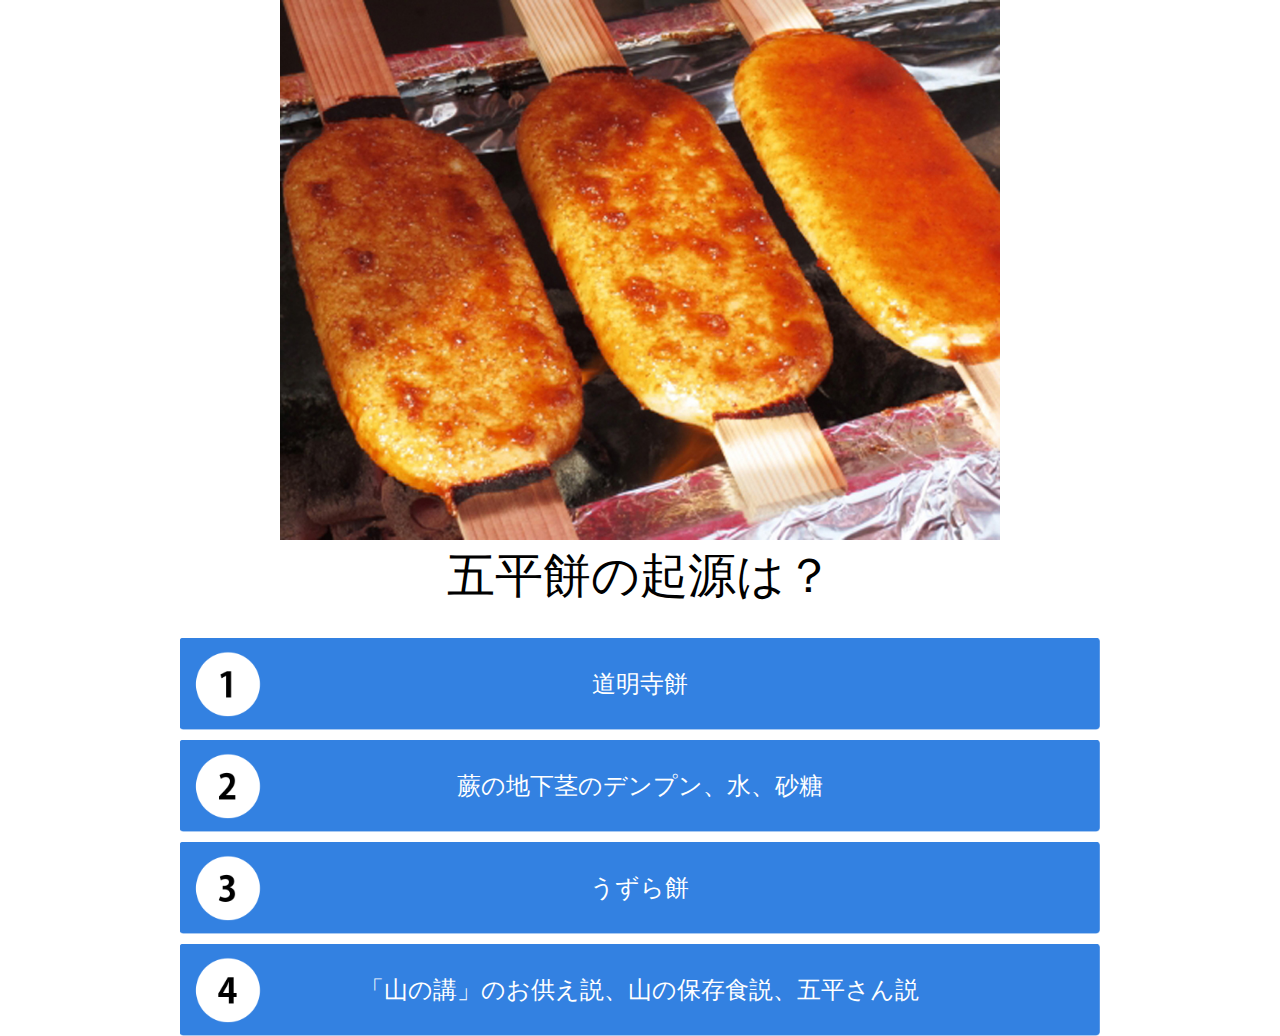
<file: mochi_quiz02/index.html>
<!DOCTYPE html>
<html lang="ja">
<head>
  <meta http-equiv="Content-Type" content="text/html; charset=utf-8"/>
<title>もちクイズ</title>
<link rel="stylesheet" href="flag.css">
<script src="jquery.min.js"></script>

</head>
<body>

  <div id="content">
<!--    <dl id="level">
      <dt>難易度</dt>
      <dd><a id="level1" href="#" class="active">初級</a></dd>
      <dd><a id="level2" href="#">中級</a></dd>
      <dd><a id="level3" href="#">上級</a></dd>
    </dl>-->

    <div id="question">
        <div id="flag"></div>
        <div id="quizz"></div>
        <ul id="answer"></ul>
    </div>

    <div id="explain">
        <div id="explain_photo"></div>
        <div id="explain_txt"></div>
        <div id="explain_next"><a id="next" href="#">次の餅へ</a></div>
    </div>


  </div>

<script src="flag.js"></script>
</body>
</html>
</file>
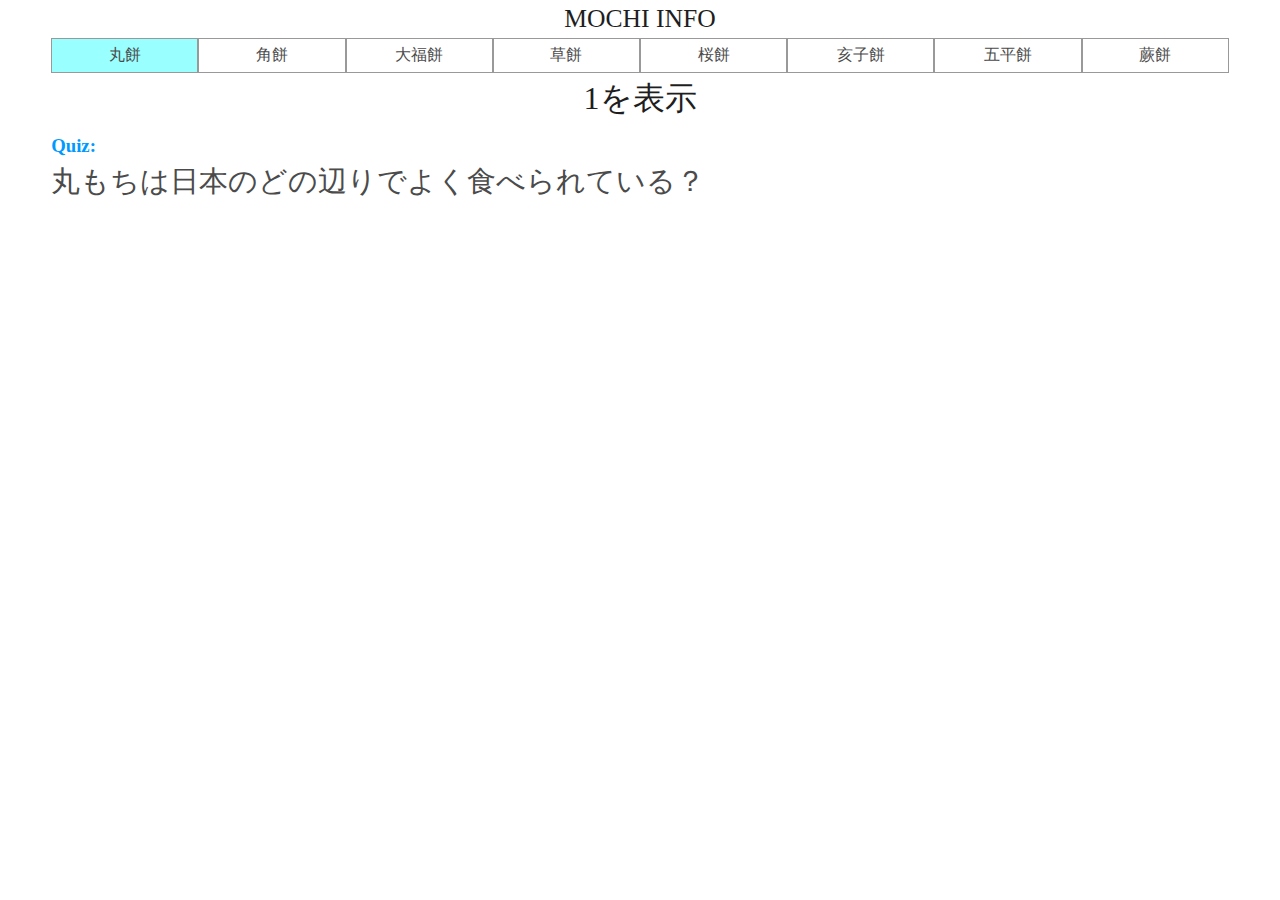
<file: mochi_quiz/index_socket_hozon.html>
<!DOCTYPE html>
<html lang='ja'>
<head>
<meta http-equiv="Content-Type" content="text/html; charset=utf-8"/>
<meta http-equiv="Content-Type" content="application/javascript; charset=utf-8"/>
<link rel = "stylesheet" type="text/css" href="css/mochi.css">
<meta name="viewport" content="width=device-width, initial-scale=1">
  <title>もちインフォ</title>
  <script src="js/jquery-3.3.1.min.js"></script>
  <!-- クライアント側socket.ioを読み込む -->
  <!--<script type="text/javascript" src="/socket.io/socket.io.js"></script>-->

  <script>
  $(document).ready(function(){
    console.log("hoge");
  });
  </script>
</head>

<body>
  <div id="wrapper">
  <header>
  <h1 class="h1_center">MOCHI INFO</h1>

  <ul id="sw_st">

    <li id="sw_status01" class="mizu">
      丸餅
    </li>
    <li id="sw_status02">
      角餅
    </li>
    <li id="sw_status03">
      大福餅
    </li>
    <li id="sw_status04">
      草餅
    </li>
    <li id="sw_status05">
      桜餅
    </li>
    <li id="sw_status06">
      亥子餅
    </li>
    <li id="sw_status07">
      五平餅
    </li>
    <li id="sw_status08">
      蕨餅
    </li>
  </ul>
  </header>

<main id="mochi_display">

  <div id="mochi_quiz">
    <h2 id="m_name">もちの名前</h2>
    <h3>Quiz:</h3>
    <div id="m_quiz">クイズの文章ダミー。クイズの文章ダミー。クイズの文章ダミー。クイズの文章ダミー。クイズの文章ダミー。クイズの文章ダミー。</div>
  </div>

  <div id="mochi_ans">
    <!--<h2 id="m_name">もちの名前</h2>-->
    <h3>Answer:</h3>
    <div id="m_ans">答えの文章ダミー答えの文章ダミー、答えの文章ダミー答えの文章ダミー。</div>
    <div id="m_img" class="img_l">画像</div>
    <div id="m_info">詳細の文章ダミー。詳細の文章ダミー。詳細の文章ダミー。詳細の文章ダミー。詳細の文章ダミー。詳細の文章ダミー。詳細の文章ダミー。詳細の文章ダミー。詳細の文章ダミー。詳細の文章ダミー。詳細の文章ダミー。詳細の文章ダミー。詳細の文章ダミー。詳細の文章ダミー。詳細の文章ダミー。詳細の文章ダミー。詳細の文章ダミー。</div>
  </div>

</main>
<script type="text/javascript" src="mochi_jsonp.js"></script>
<script type="text/javascript">


///////////////////////////////////socket end
//// mochicallback JSONP読み込み開始
////////callbk test

////仮で入れてみる　1は丸餅
var on_no = '1';
var on_id = 'sw_status01';

var txt01 = "1";

const $li = document.querySelectorAll( '#sw_st>li' );
document.querySelector( '#sw_st' ).onclick = e => {
  if ( e.target === e.currentTarget ) return;
    let item = e.target.closest( 'li' );
    console.log("itemにいま何が",item);/*<li id="sw_status07">五平餅</li>*/
    on_id = item.getAttribute("id");

  if(on_id == 'sw_status01'){
    on_no = '1';
    mochicallback(mo);
  }else if(on_id == 'sw_status02'){
    on_no = '2';
    mochicallback(mo);
  }else if(on_id == 'sw_status03'){
    on_no = '3';
    mochicallback(mo);
  }else if(on_id == 'sw_status04'){
    on_no = '4';
    mochicallback(mo);
  }else if(on_id == 'sw_status05'){
    on_no = '5';
    mochicallback(mo);
  }else if(on_id == 'sw_status06'){
    on_no = '6';
    mochicallback(mo);
  }else if(on_id == 'sw_status07'){
    on_no = '7';
    mochicallback(mo);
  }else if(on_id == 'sw_status08'){
    on_no = '8';
    mochicallback(mo);
  }


  $li.forEach( n => n.classList[item === n?'add':'remove']('mizu'));

  // for(var i=0;i<$li.length;i++){
  //   $li[i].classList[item === n ? 'add':'remove']('mizu');
  //   console.log("n--",n);
  // }

  //console.log("n2----",n);

}; // 編集前のコードがli要素の中にあるHTML要素に対応できていなかったのを修正
//20181125追記_end//


//ページを開いたら、mochicallback(mo);を一回実行
//もし次回も同じもちを選んだら、前と違う問題を表示


var newLine = [];
function mochicallback(mo){
    //今どのもちが選ばれているか
    //alert(mo.mochi[0].name);
    console.log("on_no_callbk: ",on_no);

    //filter mochi_typeがon_noと一致するものを選び
    // 一致したもちの名前（ここでは各もちに４つずつ？）のidをnewLineという配列にする
    var arr01 =[];
    newLine = mo.mochi.filter(function(moo, index){
      if (moo.mochi_type == on_no){
        console.log("moo.id++++ :"+moo.id);
        console.log("on_no02: "+ on_no);

        arr01.push(moo.id);//mochi_typeが一致したもののid配列を作る
        console.log("arr01: ",arr01);

        return true;
      }
      //return true;//ここじゃだめ（全部でる）
    });

    console.log("newLine:",newLine);
    console.log("arr01: ",arr01);

    //idを配列の中からランダムな数値を1つrandom01に入れる
    var random01 = arr01[Math.floor(Math.random()*arr01.length)];
    console.log("random01: ",random01);

    // var random01_1 = parseInt(random01) + 1;
    // console.log("random01_1: ",random01_1);


    //mo.mochi[random01]にすれば、出てくるはず
    //var random01 = random01+1;//配列の最初が0なので調整
    var test01 = mo.mochi[random01].name;////
    console.log("test01: ",test01);

    //idがm_nameのところに、Jsonpのもちの名を入れる
    var h1_txt = document.getElementById("m_name");
    h1_txt.innerHTML = mo.mochi[random01].name;

    console.log("h1_txt: "+ h1_txt);
    console.log("h1_txt_innerHTML:" + h1_txt.innerHTML);

    //idがquizのところに、quizを入れる
    var quiz_txt = document.getElementById("m_quiz");
    quiz_txt.innerHTML = mo.mochi[random01].quiz;

    //idが m_ansのところに、ansを入れる
    var m_ans01 = document.getElementById("m_ans");
    m_ans01.innerHTML = mo.mochi[random01].ans;


////あとで
    //idがm_imgのところに、mochi_imgを入れる
    var m_img01 = document.getElementById("m_img");
    //m_img01.innerHTML = mo.mochi[0].mochi_img;
    m_img01.innerHTML =  "<img src=" + "i" +"/" + mo.mochi[random01].mochi_img + ">";
////あとで
    //idがm_infoのところに、infoを入れる
    var m_info01 = document.getElementById("m_info");
    m_info01.innerHTML = mo.mochi[random01].info;
    console.log("m_info01.innerHTML",m_info01.innerHTML);


setTime_a();
}//mochicallback JSONP読み込み終了

////////callbk test
///////ページを開いたときに一回実行
mochicallback(mo);

console.log("newLine_out:",newLine);


////いつこれを実行するか
console.log("いつ？前:");


txt01 = document.getElementById("m_name");
txt01.innerHTML = on_no + "を表示";

//setTime_a();
var prev_timeout_id = null;

function setTime_a(){
  if(prev_timeout_id != null){
    clearTimeout(prev_timeout_id);
    console.log("clearTimeoutしました。");
  }
  //timeoutIDを取得
  prev_timeout_id = setTimeout(function(){
    txt01.innerHTML = on_no + "を終了";


//document.getElementById("mochi_display").style.display ="block";


    document.getElementById("mochi_quiz").style.display ="none";
    document.getElementById("mochi_ans").style.display ="block";

  },3000);
  txt01.innerHTML = on_no + "を表示";
  document.getElementById("mochi_quiz").style.display ="block";
  document.getElementById("mochi_ans").style.display ="none";
}

// function clear_setTime_a(){
//   clearInterval(setTime_a);
//   console.log("clearIntervalしたつもり");
// }

console.log("いつ？後:");

console.log("回ってないかてすと");
</script>

</div>
</body>
</html>
</file>
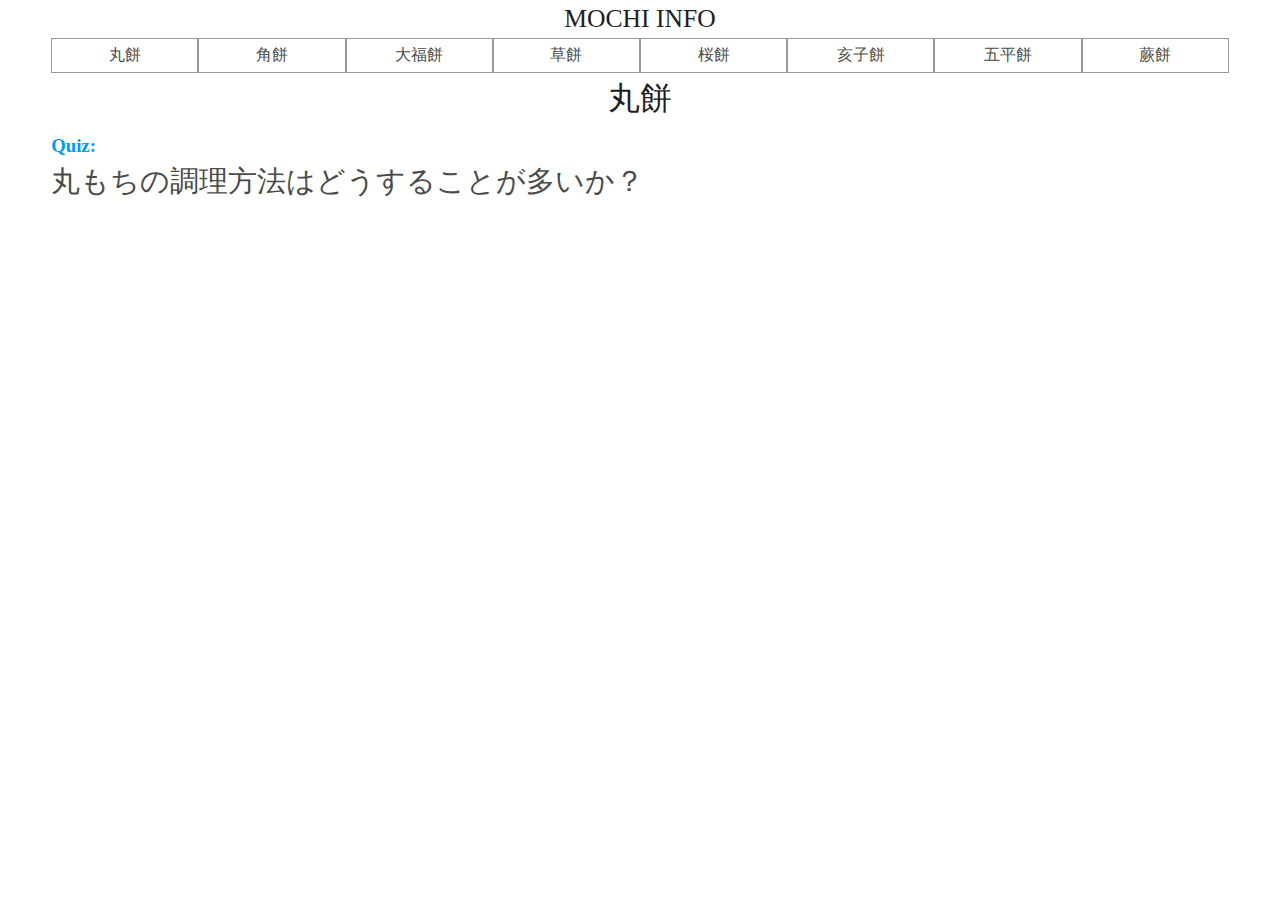
<file: mochi_quiz/index_socket_old.html>
<!DOCTYPE html>
<html lang='ja'>
<head>
<meta http-equiv="Content-Type" content="text/html; charset=utf-8"/>
<meta http-equiv="Content-Type" content="application/javascript; charset=utf-8"/>
<link rel = "stylesheet" type="text/css" href="css/mochi.css">
<meta name="viewport" content="width=device-width, initial-scale=1">
  <title>もちインフォ</title>
  <script src="js/jquery-3.3.1.min.js"></script>
  <!-- クライアント側socket.ioを読み込む -->
  <!--<script type="text/javascript" src="/socket.io/socket.io.js"></script>-->

  <script>
  $(document).ready(function(){
    console.log("hoge");
  });
  </script>
</head>

<body>
  <div id="wrapper">
  <header>
  <h1 class="h1_center">MOCHI INFO</h1>

  <ul id="sw_st">

    <li id="sw_status01">
      丸餅
    </li>
    <li id="sw_status02">
      角餅
    </li>
    <li id="sw_status03">
      大福餅
    </li>
    <li id="sw_status04">
      草餅
    </li>
    <li id="sw_status05">
      桜餅
    </li>
    <li id="sw_status06">
      亥子餅
    </li>
    <li id="sw_status07">
      五平餅
    </li>
    <li id="sw_status08">
      蕨餅
    </li>
  </ul>
  </header>

<main id="mochi_display">

  <div id="mochi_quiz">
    <h2 id="m_name">もちの名前</h2>
    <h3>Quiz:</h3>
    <div id="m_quiz">クイズの文章ダミー。クイズの文章ダミー。クイズの文章ダミー。クイズの文章ダミー。クイズの文章ダミー。クイズの文章ダミー。</div>
  </div>

  <div id="mochi_ans">
    <!--<h2 id="m_name">もちの名前</h2>-->
    <h3>Answer:</h3>
    <div id="m_ans">答えの文章ダミー答えの文章ダミー、答えの文章ダミー答えの文章ダミー。</div>
    <div id="m_img" class="img_l">画像</div>
    <div id="m_info">詳細の文章ダミー。詳細の文章ダミー。詳細の文章ダミー。詳細の文章ダミー。詳細の文章ダミー。詳細の文章ダミー。詳細の文章ダミー。詳細の文章ダミー。詳細の文章ダミー。詳細の文章ダミー。詳細の文章ダミー。詳細の文章ダミー。詳細の文章ダミー。詳細の文章ダミー。詳細の文章ダミー。詳細の文章ダミー。詳細の文章ダミー。</div>
  </div>

</main>
<script type="text/javascript" src="mochi_jsonp.js"></script>
<script type="text/javascript">
//kokodato hairanai
//var on_no = '5';


// /////////////////////////////////socket
// //もしステータスが1になったらの処理
//     //m01-m08に現在の状態（0か1）を入れる
//     console.log('test: '+document.getElementById("sw_status01").innerHTML);

//     var m01 = document.getElementById("sw_status01").innerHTML;
//     console.log("m01: " + m01);

//     var m02 = document.getElementById("sw_status02").innerHTML;
//     console.log("m02: " + m02);

//     var m03 = document.getElementById("sw_status03").innerHTML;
//     console.log("m03: " + m03);

//     var m04 = document.getElementById("sw_status04").innerHTML;
//     console.log("m04: " + m04);
//     var m05 = document.getElementById("sw_status05").innerHTML;
//     console.log("m05: " + m05);
//     var m06 = document.getElementById("sw_status06").innerHTML;
//     console.log("m06: " + m06);

//     var m07 = document.getElementById("sw_status07").innerHTML;
//     console.log("m07: " + m07);
//     var m08 = document.getElementById("sw_status08").innerHTML;
//     console.log("m08: " + m08);
//     //ステータスのチェック　end

// //どれが1になったかを判定
// //trimしないと変なスペースが入る

// //仮でm01に1を入れとく
// //m01='1';

// //var on_no='0';
// var on_no = '1';
// if(m01.trim() == '1'){
//   on_no ='1';
//   console.log("m01: "+m01);
//   console.log("m01.trim: "+m01.trim());
// }
// if(m02.trim() == '1'){
//   on_no ='2';
// }
// if(m03.trim() == '1'){
//   on_no ='3';
// }
// if(m04.trim() == '1'){
//   on_no ='4';
// }
// if(m05.trim() == '1'){
//   on_no ='5';
// }
// if(m06.trim() == '1'){
//   on_no ='6';
// }
// if(m07.trim() == '1'){
//   on_no ='7';
// }
// if(m08.trim() == '1'){
//   on_no ='8';
// console.log("m08: "+m08);
// console.log("m08.trim: "+m08.trim());
// console.log("on_no01: "+on_no);
// }


// // websocketコネクションを確立
// var socket = io.connect();

// // サーバーからswitch_dataのデータが来たら呼ばれるコールバック関数を定義

// ////switch_data01
// socket.on("switch_data01", function(data){
// console.log("m01-01: "+m01);
// console.log("m01-01_on_no: "+m01);
//   // htmlの表示を書き換える
//   document.getElementById("sw_status01").innerHTML = data.value;
// m01 = data.value;

//   if(1 == data.value){
//     on_no ='1';
//     console.log("m01-02: "+m01);
//     console.log("m01-02_on_no: "+m01);
//     console.log("m01-02.trim: "+m01.trim());
//     mochicallback(mo);
//     document.getElementById("mochi_display").style.display ="block";

//     setInterval(function(){
//       document.getElementById("mochi_quiz").style.display ="none";
//       document.getElementById("mochi_ans").style.display ="block";
//     },10000);
//     document.getElementById("mochi_quiz").style.display ="block";
//     document.getElementById("mochi_ans").style.display ="none";
//   }
// });

// ////switch_data02
// socket.on("switch_data02", function(data){
// console.log("m02-01: "+m02);
// console.log("m02-01_on_no: "+m02);
//   // htmlの表示を書き換える OK
//   document.getElementById("sw_status02").innerHTML = data.value;
// console.log("data02: "+data.value);//OK
// m02 = data.value;
// console.log("m02_ck: "+m02);//ok
//   if('1' == data.value){
//     on_no ='2';
//     console.log("m02-02_on=no: "+on_no);
// 	 console.log("m02-02_on_no: "+m02);
//     console.log("m02-02.trim: "+m02.trim());
// 	//mochicallback();//dousitaraiino??

//   mochicallback(mo);
//   document.getElementById("mochi_display").style.display ="block";
//   setInterval(function(){
//     document.getElementById("mochi_quiz").style.display ="none";
//     document.getElementById("mochi_ans").style.display ="block";
//   },10000);
//   document.getElementById("mochi_quiz").style.display ="block";
//   document.getElementById("mochi_ans").style.display ="none";
//   }
// });



// //switch_data03
// socket.on("switch_data03", function(data){
//   // htmlの表示を書き換える
//   document.getElementById("sw_status03").innerHTML = data.value;
// m03 = data.value;

//   if(1 == data.value){
//     on_no ='3';
//     mochicallback(mo);
//     document.getElementById("mochi_display").style.display ="block";
//     setInterval(function(){
//       document.getElementById("mochi_quiz").style.display ="none";
//       document.getElementById("mochi_ans").style.display ="block";
//     },10000);
//     document.getElementById("mochi_quiz").style.display ="block";
//     document.getElementById("mochi_ans").style.display ="none";

//   }
// });

// //switch_data04
// socket.on("switch_data04", function(data){
//   // htmlの表示を書き換える
//   document.getElementById("sw_status04").innerHTML = data.value;
// m04 = data.value;

//   if(1 == data.value){
//     on_no ='4';
//     mochicallback(mo);
//     document.getElementById("mochi_display").style.display ="block";

//     setInterval(function(){
//       document.getElementById("mochi_quiz").style.display ="none";
//       document.getElementById("mochi_ans").style.display ="block";
//     },10000);
//     document.getElementById("mochi_quiz").style.display ="block";
//     document.getElementById("mochi_ans").style.display ="none";

//   }
// });

// //switch_data05
// socket.on("switch_data05", function(data){
//   // htmlの表示を書き換える
//   document.getElementById("sw_status05").innerHTML = data.value;
// m05 = data.value;

//   if(1 == data.value){
//     on_no ='5';
//     console.log(on_no);
//     mochicallback(mo);
//     document.getElementById("mochi_display").style.display ="block";

//     setInterval(function(){
//       document.getElementById("mochi_quiz").style.display ="none";
//       document.getElementById("mochi_ans").style.display ="block";
//     },10000);
//     document.getElementById("mochi_quiz").style.display ="block";
//     document.getElementById("mochi_ans").style.display ="none";
//   }
// });

// //switch_data06
// socket.on("switch_data06", function(data){
//   // htmlの表示を書き換える
//   document.getElementById("sw_status06").innerHTML = data.value;
// m06 = data.value;
//   if(1 == data.value){
//     on_no ='6';
//     mochicallback(mo);
//     document.getElementById("mochi_display").style.display ="block";

//     setInterval(function(){
//       document.getElementById("mochi_quiz").style.display ="none";
//       document.getElementById("mochi_ans").style.display ="block";
//     },3000);
//     document.getElementById("mochi_quiz").style.display ="block";
//     document.getElementById("mochi_ans").style.display ="none";
//   }
// });

// //switch_data07
// socket.on("switch_data07", function(data){
//   // htmlの表示を書き換える
//   document.getElementById("sw_status07").innerHTML = data.value;
// m07 = data.value;

//   if(1 == data.value){
//     on_no ='7';
//     console.log(on_no);
//     mochicallback(mo);
//     document.getElementById("mochi_display").style.display ="block";
//     setInterval(function(){
//       document.getElementById("mochi_quiz").style.display ="none";
//       document.getElementById("mochi_ans").style.display ="block";
//     },3000);
//     document.getElementById("mochi_quiz").style.display ="block";
//     document.getElementById("mochi_ans").style.display ="none";
//   }
// });

// //switch_data08
// socket.on("switch_data08", function(data){
//   // htmlの表示を書き換える
//   document.getElementById("sw_status08").innerHTML = data.value;
// m08 = data.value;
//   if(1 == data.value){
//     on_no ='8';
//     console.log(on_no);
//     mochicallback(mo);
//     document.getElementById("mochi_display").style.display ="block";
//     setInterval(function(){
//       document.getElementById("mochi_quiz").style.display ="none";
//       document.getElementById("mochi_ans").style.display ="block";
//     },3000);
//     document.getElementById("mochi_quiz").style.display ="block";
//     document.getElementById("mochi_ans").style.display ="none";
//   }
// });



///////////////////////////////////socket end
//// mochicallback JSONP読み込み開始
////////callbk test

////仮で入れてみる　1は丸餅
var on_no = '1';

//alert(mo.mochi[0].name);

//201811追記_start//


  document.getElementById("sw_status01").onclick = function() {

    this.classList.toggle('mizu');
    if ( this.classList.contains('mizu') ) {
        a.insertAdjacentHTML( 'afterend', 'true!' );
    } else {
        a.insertAdjacentHTML( 'afterend', 'false!' );
    }

    console.log("sw_status01！がクリックされた");
    on_no = '1';
    mochicallback(mo);

  };

  document.getElementById("sw_status02").onclick = function() {

    this.classList.toggle('mizu');
    if ( this.classList.contains('mizu') ) {
        a.insertAdjacentHTML( 'afterend', 'true!' );
    } else {
        a.insertAdjacentHTML( 'afterend', 'false!' );
    }

    console.log("sw_status02！がクリックされた");
    on_no = '2';
    mochicallback(mo);

  };

  
  document.getElementById("sw_status03").onclick = function() {
    document.getElementById("sw_status03").innerHTML = "sw_status03！";
    console.log("sw_status03！がクリックされた");
     on_no = '3';
     mochicallback(mo);
  };
  document.getElementById("sw_status04").onclick = function() {
    document.getElementById("sw_status04").innerHTML = "sw_status04！";
    console.log("sw_status04！がクリックされた");
    on_no = '4';
    mochicallback(mo);
  };
  document.getElementById("sw_status05").onclick = function() {
    document.getElementById("sw_status05").innerHTML = "sw_status05！";
    console.log("sw_status05！がクリックされた");
    on_no = '5';
    mochicallback(mo);
  };
  document.getElementById("sw_status06").onclick = function() {
    document.getElementById("sw_status06").innerHTML = "sw_status06！";
    console.log("sw_status06！がクリックされた");
    on_no = '6';
    mochicallback(mo);
  };
  document.getElementById("sw_status07").onclick = function() {
    document.getElementById("sw_status07").innerHTML = "sw_status07！";
    console.log("sw_status07！がクリックされた");
    on_no　= '7';
    mochicallback(mo);
  };
  document.getElementById("sw_status08").onclick = function() {
    document.getElementById("sw_status08").innerHTML = "sw_status08！";
    console.log("sw_status08！がクリックされた");
    on_no = '8';
    mochicallback(mo);
  };

//201811追記_end//



function mochicallback(mo){

    //alert(mo.mochi[0].name);
    console.log("on_no_callbk: ",on_no);

    //filter mochi_typeがon_noと一致するものを選び
    // 一致したもちの名前（ここでは各もちに４つずつ？）のidをnewLineという配列にする

    var arr01 =[];
    var newLine = mo.mochi.filter(function(moo, index){
      if (moo.mochi_type == on_no){
        console.log("moo.id++++ :"+moo.id);
        console.log("on_no02: "+ on_no);

        arr01.push(moo.id);//mochi_typeが一致したもののid配列を作る
        console.log("arr01: ",arr01);
        return true;
      }
    });

    console.log("newLine: " + newLine);
    console.log("arr01: "+ arr01);

    //idを配列の中からランダムな数値を1つrandom01に入れる
    var random01 = arr01[Math.floor(Math.random()*arr01.length)];
    console.log("random01: "+ random01);

    //mo.mochi[random01]にすれば、出てくるはず
    //var random01 = random01+1;//配列の最初が0なので調整

    var test01 = mo.mochi[random01].name;
    console.log("test01: "+test01);

    //$('h1').append(test01);

    //idがm_nameのところに、Jsonpのもちの名を入れる
    var h1_txt = document.getElementById("m_name");
    h1_txt.innerHTML = mo.mochi[random01].name;

    console.log("h1_txt: "+ h1_txt);
    console.log("h1_txt_innerHTML:" + h1_txt.innerHTML);

    //idがquizのところに、quizを入れる
    var quiz_txt = document.getElementById("m_quiz");
    quiz_txt.innerHTML = mo.mochi[random01].quiz;

    //idが m_ansのところに、ansを入れる
    var m_ans01 = document.getElementById("m_ans");
    m_ans01.innerHTML = mo.mochi[random01].ans;


////あとで
    // //idがm_imgのところに、mochi_imgを入れる
    // var m_img01 = document.getElementById("m_img");
    // //m_img01.innerHTML = mo.mochi[0].mochi_img;
    // m_img01.innerHTML =  "<img src=" + "i" +"/" + mo.mochi[random01].mochi_img + ">";
////あとで
    //idがm_infoのところに、infoを入れる
    var m_info01 = document.getElementById("m_info");
    m_info01.innerHTML = mo.mochi[random01].info;
    console.log("m_info01.innerHTML",m_info01.innerHTML);

}//mochicallback JSONP読み込み終了

////////callbk test

/////////////////
mochicallback(mo);

  document.getElementById("mochi_display").style.display ="block";

  setInterval(function(){
    document.getElementById("mochi_quiz").style.display ="none";
    document.getElementById("mochi_ans").style.display ="block";
  },3000);
  document.getElementById("mochi_quiz").style.display ="block";
  document.getElementById("mochi_ans").style.display ="none";


</script>

</div>
</body>
</html>
</file>
<file: mochi_quiz02/flag.css>
@charset "UTF-8";

body {
	margin: 0 auto;
	padding: 0;
	text-align: center;
}
#content {
	width: 100%;
	height: 100%;
	margin: 0;
	padding: 20px auto 40px;

/*	background: url(img/bg1.jpg) no-repeat center;
	background-size: cover;
	position: relative;
	z-index: 0;
	overflow: hidden;
}
#content:before {
	content: "";
	background: inherit;
	filter: blur(10px);
	position: absolute;
	top: -10px;
	right: -10px;
	left: -10px;
	bottom: -10px;
	z-index: -1;*/
}
a {
	color: #fff;
}
a:visited {
	color: #fff;
}

#question{
	width:100%;
	/*border: solid 1px #f00;*/
	text-align: center;
	margin: 0 auto;
}

#answer{
	width:100%;
	/*border: solid 1px #f00;*/
}
#flag {
	background: url(img/bgflag.png) no-repeat center;
	background-size: cover;
	text-align: center;
	width: 720px;
	/*width: 90%;*/
	margin: 0 auto;

	/*border: solid 1px #f00;*/
}
#flag img {
	width: 100%;
	/*border: solid 1px #00f;*/
}

#quizz{
	font-size: 3em;
}
ul#answer {
	list-style-type: none;
	text-align: center;
	width: 96%;
	margin: 30px auto 0;
	padding: 0;
	font-size: 24px;
}
ul#answer li {
	margin: 10px auto 0;
}
ul#answer li a {
	display: block;
	background-size: contain;
	text-decoration: none;
	padding: 30px 0;
}
ul#answer li a:active {
	position: relative;
	top: 4px;
}
li#li1 a {
	background: url(img/answer_1.png) no-repeat center;
}
li#li2 a {
	background: url(img/answer_2.png) no-repeat center;
}
li#li3 a {
	background: url(img/answer_3.png) no-repeat center;
}
li#li4 a {
	background: url(img/answer_4.png) no-repeat center;
}
dl#level {
	position:absolute;
	list-style-type: none;
	background-color: #303f72;
	text-align: center;
	color: #fff;
	width: 100px;
	top: 1.5%;
	right: 2%;
	margin: 0;
	padding: 0;
}
dl#level dt {
	cursor: pointer;
	border: 1px solid #aaa;
	border-collapse: collapse;
	margin: 0;
	padding: 10px;
}
dl#level dd {
	border: 1px solid #aaa;
	border-collapse: collapse;
	width: 100%;
	margin: 0;
}
dl#level a {
	display: block;
	background-color: #eee;
	color: #000;
	text-decoration: none;
	padding: 10px;
}
dl#level a.active {
	background-color: #c0ccf9;
}

#explain{
	width: 98%;
	/*border: solid 1px #00f;*/
	text-align: center;
	margin: 10px auto;
}

#explain_next a{
	color: #000;
	font-size: 3em;

	text-align: center;
	margin: 10px auto;

	/*border: solid 1px #f00;*/
}

#explain_photo{
	text-align: center;
	margin: 10px auto;
	/*width: 100%;*/
	width: 720px;
}
#explain_photo img{
	width: 100%;
}
#explain_txt{
	text-align: left;
	margin: 10px auto 20px;
	width: 80%;
	font-size: 3em;
}


@media only screen and (max-device-width: 480px) {

#content {
	padding: 48px 0 100px;
}
#question{
	width:98%;
	/*border: solid 1px #00f;*/
}

#answer{
	width:98%;
	/*border: solid 1px #00f;*/
}


#flag {
	width: 100%;
}
ul#answer {
	width: 100%;
	margin: 48px auto 0;
	font-size: 40px;
}
ul#answer li {
	max-width: 960px;
	margin: 0px auto 0;
}
ul#answer li a {
	padding: 40px 0;
}
dl#level {
	width: 200px;
	font-size: 36px;
}
dl#level dt {
	margin: 0;
	padding: 20px;
}
dl#level dd {
	margin: 0;
	padding: 0;
}
dl#level a {
	margin: 0;
	padding: 20px;
}



}
</file>
<file: mochi_quiz/css/mochi.css>
@charset "UTF-8";

body {
	margin: 0 auto;
	padding: 0;
	text-align: left;
}
#content {
	width: 100%;
	height: 100%;
	margin: 0;
	padding: 20px auto 40px;

	background: url(img/bg1.jpg) no-repeat center;
	background-size: cover;
	position: relative;
	z-index: 0;
	overflow: hidden;
}
#content:before {
	content: "";
	background: inherit;
	filter: blur(10px);
	position: absolute;
	top: -10px;
	right: -10px;
	left: -10px;
	bottom: -10px;
	z-index: -1;*/
}
a {
	color: #fff;
}
a:visited {
	color: #fff;
}

#question{
	width:100%;
	/*border: solid 1px #f00;*/
	text-align: center;
	margin: 0 auto;
}

#answer{
	width:100%;
	/*border: solid 1px #f00;*/
}
#flag {
	background: url(img/bgflag.png) no-repeat center;
	background-size: cover;
	text-align: center;
	width: 720px;
	/*width: 90%;*/
	margin: 0 auto;

	/*border: solid 1px #f00;*/
}
#flag img {
	width: 100%;
	/*border: solid 1px #00f;*/
}

#quizz{
	font-size: 3em;
}
ul#answer {
	list-style-type: none;
	text-align: center;
	width: 96%;
	margin: 30px auto 0;
	padding: 0;
	font-size: 24px;
}
ul#answer li {
	margin: 10px auto 0;
}
ul#answer li a {
	display: block;
	background-size: contain;
	text-decoration: none;
	padding: 30px 0;
}
ul#answer li a:active {
	position: relative;
	top: 4px;
}
li#li1 a {
	background: url(img/answer_1.png) no-repeat center;
}
li#li2 a {
	background: url(img/answer_2.png) no-repeat center;
}
li#li3 a {
	background: url(img/answer_3.png) no-repeat center;
}
li#li4 a {
	background: url(img/answer_4.png) no-repeat center;
}
dl#level {
	position:absolute;
	list-style-type: none;
	background-color: #303f72;
	text-align: center;
	color: #fff;
	width: 120px;
	top: 1.5%;
	right: 2%;
	margin: 0;
	padding: 0;
}
dl#level dt {
	cursor: pointer;
	border: 1px solid #aaa;
	border-collapse: collapse;
	margin: 0;
	padding: 10px;
}
dl#level dd {
	border: 1px solid #aaa;
	border-collapse: collapse;
	width: 100%;
	margin: 0;
}
dl#level a {
	display: block;
	background-color: #eee;
	color: #000;
	text-decoration: none;
	padding: 10px;
}
dl#level a.active {
	background-color: #c0ccf9;
}

#explain{
	width: 98%;
	/*border: solid 1px #00f;*/
	text-align: center;
	margin: 10px auto;
}

#explain_next a{
	color: #000;
	font-size: 3em;

	text-align: center;
	margin: 10px auto;

	/*border: solid 1px #f00;*/
}

#explain_photo{
	text-align: center;
	margin: 10px auto;
	/*width: 100%;*/
	width: 720px;
}
#explain_photo img{
	width: 100%;
}
#explain_txt{
	text-align: left;
	margin: 10px auto 20px;
	width: 80%;
	font-size: 3em;
}


/* TOPページのスタイル */
#headline_contents ul{
	width:100%;
	margin:0 auto;
	padding:0;
	display:-webkit-box;
	display:-moz-box;
	display:-ms-box;
	display:-webkit-flexbox;
	display:-moz-flexbox;
	display:-ms-flexbox;
	display:-webkit-flex;
	display:-moz-flex;
	display:-ms-flex;
	display:flex;
	-webkit-box-lines:multiple;
	-moz-box-lines:multiple;
	-webkit-flex-wrap:wrap;
	-moz-flex-wrap:wrap;
	-ms-flex-wrap:wrap;
	flex-wrap:wrap;
}

#headline_contents .mochi_list{
	background: #FFF;
	padding: 8px;
	overflow: hidden;
	width: 44%;
	margin: 10px auto;
	border: solid 1px #BBB;
	display:inline-block;
}

#headline_contents #mochi_type_photo{
	margin: 4px;
	float: left;
}
#headline_contents #mochi_type_photo img{
		width: 100%;
}
#headline_contents #mochi_type_name{
	font-size: 1.4em;
	text-align: center;
}
#headline_contents #mochi_type_name a{
	color: #333;
	text-decoration: none;
}
#headline_contents h1{
	font-size: 3em;
	margin: 16px auto;
	text-align: center;
}
#headline_contents .f_blue{
	color: #1E90FF;
	font-size: 1.4em;
	margin: 6px auto;
	text-align: center;
}
.wf-nicomoji { font-family: "Nico Moji"; }
.wf-mplus1p { font-family: "M PLUS 1p"; }
.wf-nikukyu { font-family: "Nikukyu"; }

/*??*/
.title{
	color: #333;
	font-size: 1.5em;
	margin: 0;
}
.title a{color:#f00;}


/*socket*/

html {
	box-sizing: border-box;
}
*, *:before, *:after {
	box-sizing: inherit;
}
body {
	margin: 0;
	color: #4B4B4B;
	font-family:arial,"ヒラギノ角ゴ Pro W3","Hiragino Kaku Gothic Pro","メイリオ","Meiryo",Osaka,"ＭＳ Ｐゴシック","MS PGothic",Sans-Serif;
  	font-family: source-sans-pro;
	font-style: normal;
	font-weight: 400;
	font-size: 1em;
	background-color: #FFF;/*ここで枠の外の背景色*/
	/*background-color: #FF0000;*/
}
#wrapper {
	width: 100%;
	margin: 0 auto;
	//max-width: 1000px;
	background-color: white;/*ここで枠の背景色*/
  padding: 0 4%;
}
h1, h2 {
	color: #1E1E1E;
	font-style: bold;
	font-weight: 400;
  font-size: 1.6em;
  padding: 4px;
  margin: 0;
	text-align: center;
}
.h1_center{text-align: center;}
h3{
  padding: 10px 0 5px;
  margin: 0;
	color: #09F;
}
a {
	font-weight: bold;
	text-decoration: none;
}
a:link {
	color: #F68979;
}
a:visited {
	color: #FF944C;
}
a:hover, a:active, a:focus {
	color: #7F3300;
	text-decoration: underline;
}

.img_l{
  float: left;
  //border: solid 1px #00f;
  width: 48%;
}
.text_l{
  //border: solid 1px #0ff;
  float: left;
  width: 48%;
  font-size: 200%;
  margin-left: 10px;
}

//問題の枠
#mochi_display{
  clear: both;
 // border: solid 1px #f00;
  width: 100%;
  font-size: 1em;
}
//答えの枠
#mochi_ans{
  //border: solid 1px #0ff;
}
#m_name{/*もちの名前*/
  font-size: 2em;
  //border: solid 1px #f00;
}
#m_quiz{/*クイズ文章*/
  font-size: 1.8em;
  //border: solid 1px #00f;
}
#m_ans{/*答え*/
  font-size: 3em;
  //border: solid 1px #f0f;
}
#m_info{/*詳細*/
  font-size: 2em;
  //border: solid 1px #f00;

  float: left;
  width: 48%;
  margin: 0 0 0 2%;
}

#m_img{
  //border: solid 1px #00f;

  float: left;
  width: 48%;
}
#m_img img{
  width: 100%;
}
ul#sw_st{
  display: -webkit-flex;
  display: -moz-flex;
  display: -ms-flex;
  display: -o-flex;
  display: flex;
  width: 100%;
  //border: solid 1px #800;
  text-align: left;
  padding: 0px;
  margin: 0px;
  font-size: 1em;
  text-align: center;
  line-height: 0.8;

}
ul#sw_st>li{
  border: solid 1px #999;
  list-style: none;
  box-sizing: border-box;
  padding: 10px;
  width:100%;
}

/*socket-end*/


.media_02 {
    background: #FFF;
    padding: 10px;
    overflow: hidden;
    width:42%;
    float: left;
    margin-top: 10px;
    margin-right: 10px;
    border:solid 1px #333;

}
/*追記　画像、テキスト横並び部分のCSSここまで　*/
.media_image {
    float: left;
    margin-right: 10px;
}
.media_summary {
    overflow: hidden;
}
.media_heading {
    font-size: 16px;
    font-weight: bold;
    margin-bottom: 10px;
}
.mizu{
	background: #9FF;
}

@media screen and (min-width: 0px) and (max-width: 480px) {
	#wrapper{
		background: #fff;
	}
	#content {
		padding: 48px 0 100px;
	}
	#question{
		width:98%;
		/*border: solid 1px #00f;*/
	}

	#answer{
		width:98%;
		/*border: solid 1px #00f;*/
	}
	#m_ans{/*答え*/
	  font-size: 1.5em;
	  //border: solid 1px #f0f;
	}
	#m_info{/*詳細*/
	  font-size: 1.4em;
	  //border: solid 1px #f00;
	  float: left;
	  width:98%;
	  margin: 0 0 0 2%;
	}
	#m_img{
	  //border: solid 1px #00f;
	  float: left;
	  width: 98%;
	}
	#m_img img{
	  width: 100%;
	}
	#flag {
		width: 100%;
	}
	ul#answer {
		width: 100%;
		margin: 48px auto 0;
		font-size: 40px;
	}
	ul#answer li {
		max-width: 960px;
		margin: 0px auto 0;
	}
	ul#answer li a {
		padding: 40px 0;
	}
	dl#level {
		width: 200px;
		font-size: 36px;
	}
	dl#level dt {
		margin: 0;
		padding: 20px;
	}
	dl#level dd {
		margin: 0;
		padding: 0;
	}
	dl#level a {
		margin: 0;
		padding: 20px;
	}
}
</file>
